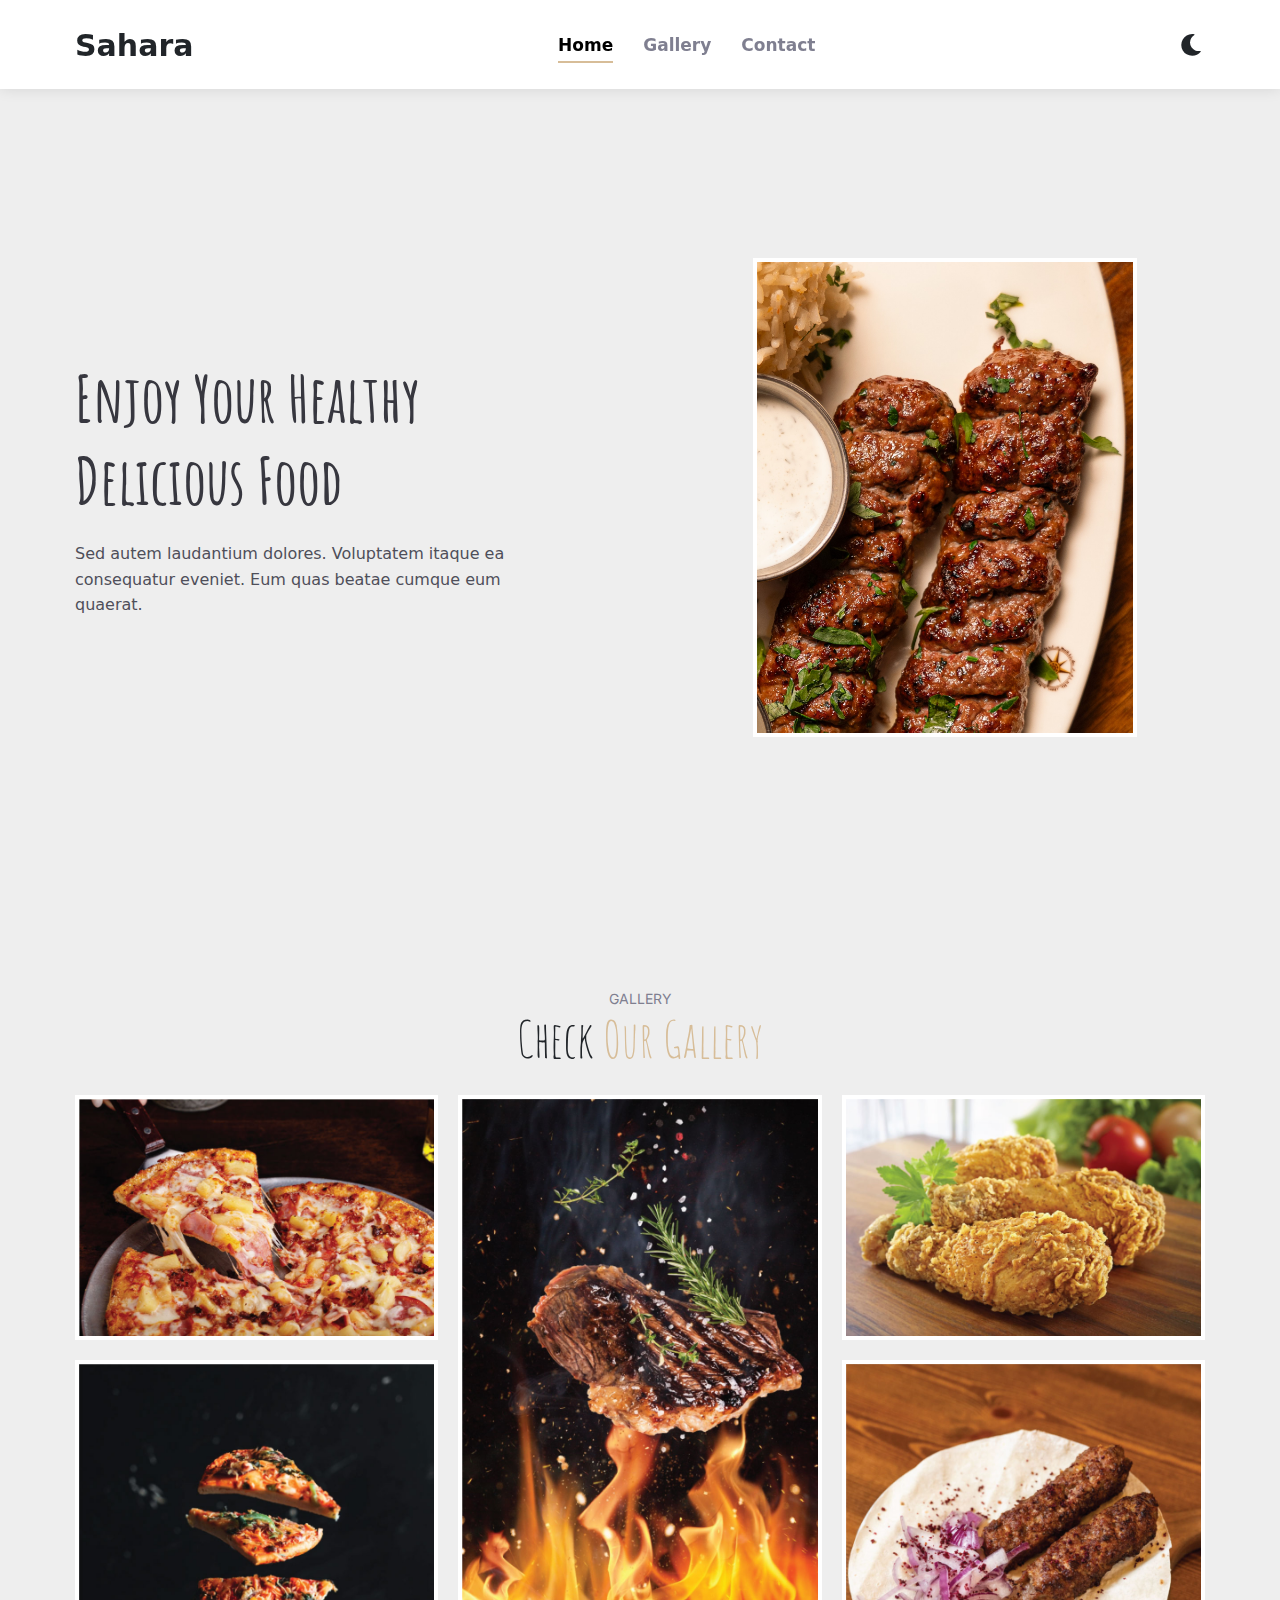
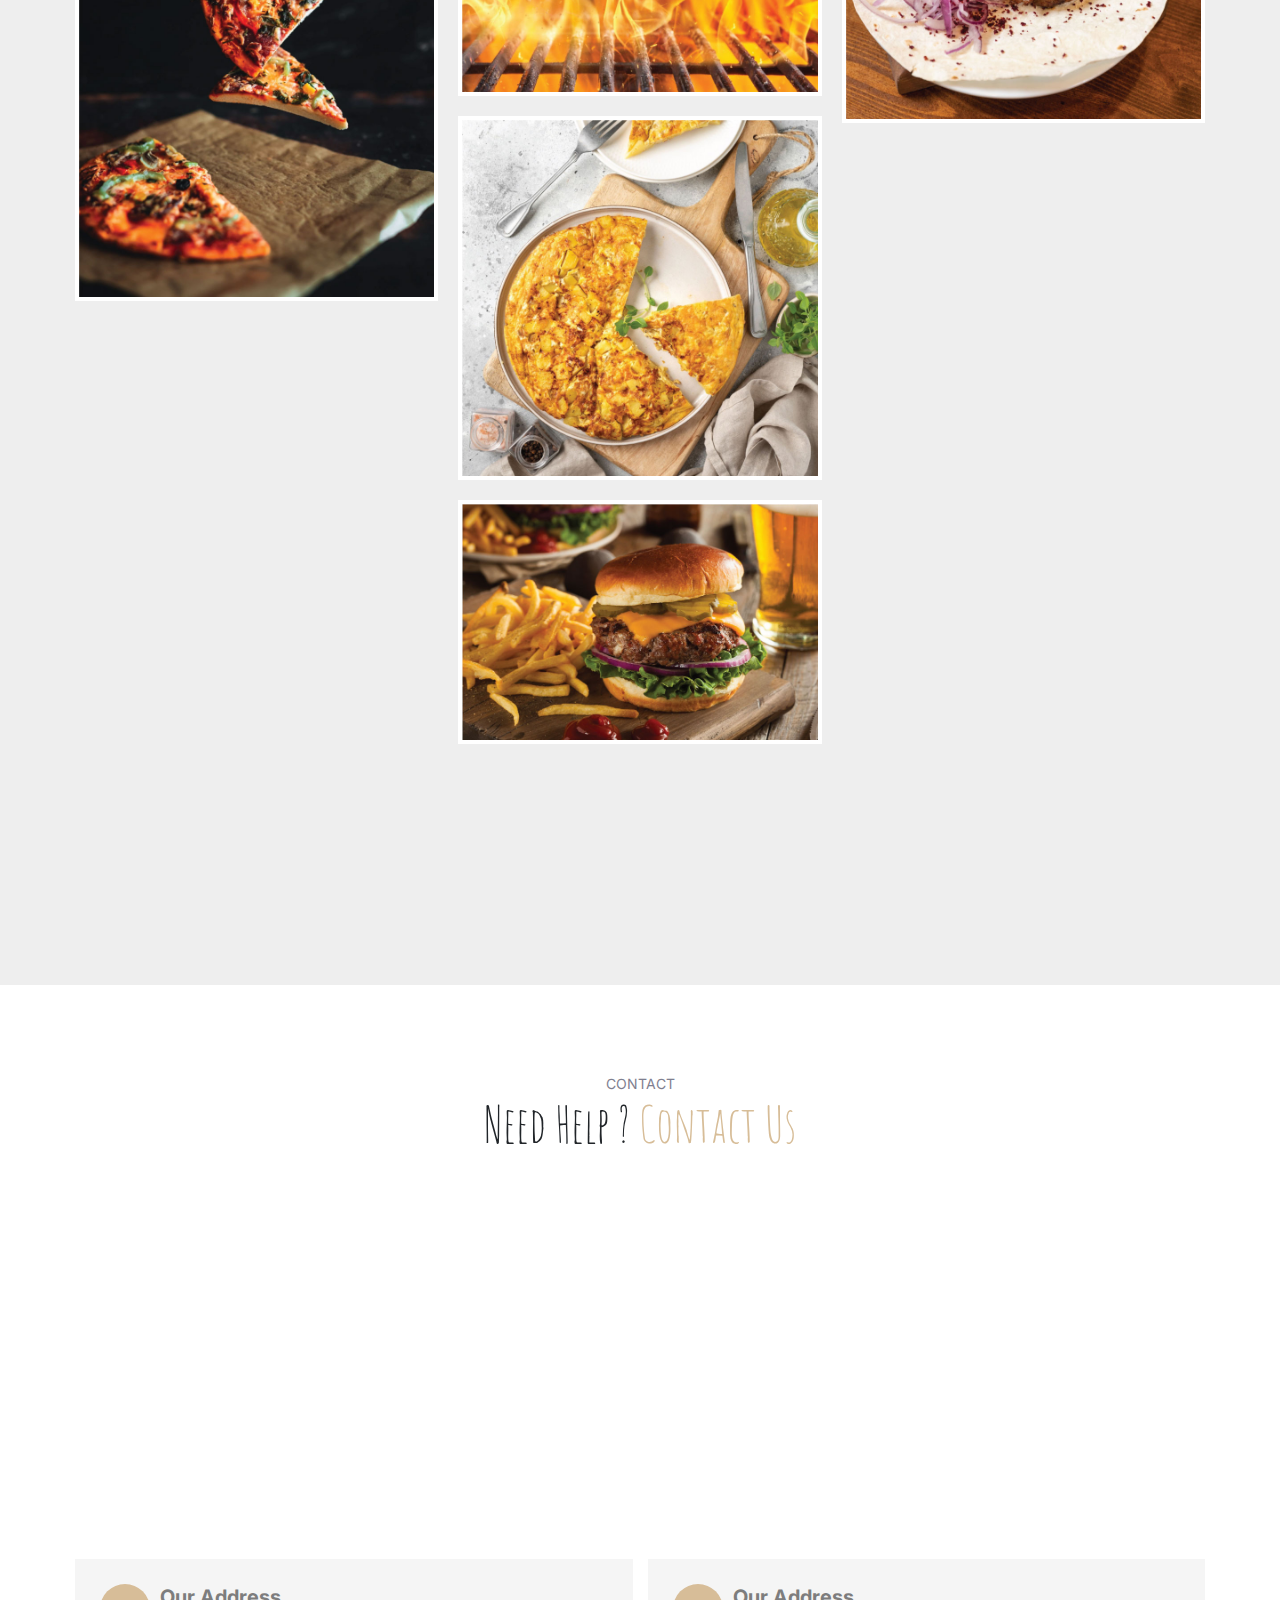
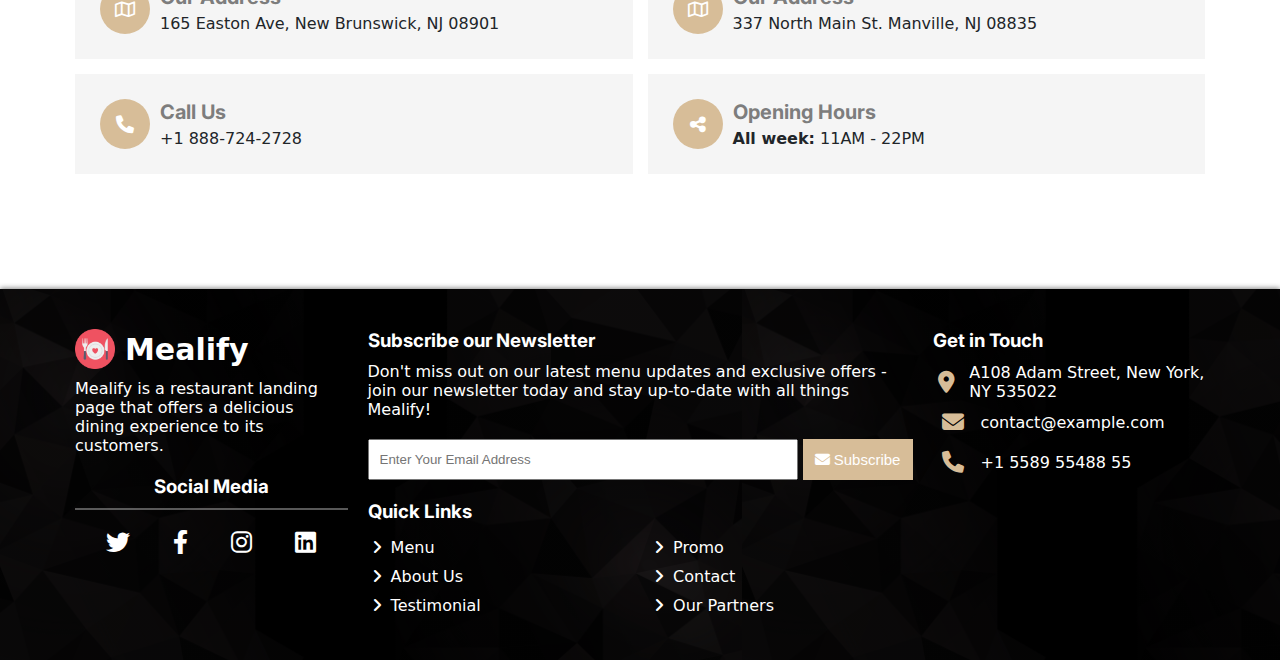
<file: index.html>
<!DOCTYPE html>
<html lang="en">
  <head>
    <meta charset="UTF-8" />
    <title>Mealify</title>
    <meta name="viewport" content="width=device-width, initial-scale=1.0" />
    <meta
      name="description"
      content="Mealify is a restaurant landing page that offers a delicious dining experience to its customers. Our menu is carefully crafted to satisfy diverse tastes and preferences, ranging from traditional to modern dishes."
    />
    <meta name="author" content="Usama Ali" />
    <!--!=====> favicon -->
    <link rel="icon" href="./assets/img/favicon.png" />
    <!--&=====> Google Fonts -->
    <link rel="preconnect" href="https://fonts.googleapis.com" />
    <link rel="preconnect" href="https://fonts.gstatic.com" crossorigin />
    <link
      href="https://fonts.googleapis.com/css2?family=Amatic+SC:wght@400;700&family=Inter:wght@300;400;500;600;700;800&display=swap"
      rel="stylesheet"
    />
    <!--?=====> Font Awesome Library Icons -->
    <link rel="stylesheet" href="./assets/css/all.min.css" />
    <!--?=====> Main Stylesheet -->
    <link rel="stylesheet" href="./assets/css/main.css" />
    <!--?=====> Dark Mode Stylesheet -->
    <link rel="stylesheet" href="./assets/css/dark-mode.css" />
    <!--?=====> Animation Stylesheet -->
    <link rel="stylesheet" href="./assets/css/animations.css" />
    <!--?=====> Media Quries -->
    <link rel="stylesheet" href="./assets/css/media.css" />
  </head>
  <body>
    <!--^==========> Navbar -->
    <nav>
      <div class="container">
        <h1>
          <a href="index.html" class="logo">Sahara</a>
        </h1>
        <ul class="nav-links" id="navLinks">
          <a href="#home" class="close-icon">
            <i class="fa-solid fa-xmark"></i>
          </a>
          <li>
            <a href="#home">Home</a>
          </li>
          <li>
            <a href="#gallery">Gallery</a>
          </li>
          <li>
            <a href="#contact">Contact</a>
          </li>
        </ul>

        <div class="mode-group">
          <label for="mode" class="dark">
            <i class="fa-solid fa-moon"></i>
          </label>
          <label for="mode" class="light">
            <i class="fa-regular fa-sun"></i
          ></label>
          <input type="checkbox" id="mode" class="mode" hidden aria-hidden />
        </div>

        <a href="#navLinks" class="menu-icon"
          ><i class="fa-solid fa-bars"></i
        ></a>
      </div>
    </nav>

    <!--^==========> Header -->

    <header id="home" class="home section-bg">
      <div class="container">
        <div class="header-content">
          <h2>
            Enjoy Your Healthy <br />
            Delicious Food
          </h2>
          <p>
            Sed autem laudantium dolores. Voluptatem itaque ea consequatur
            eveniet. Eum quas beatae cumque eum quaerat.
          </p>
          
        </div>
        <picture>
          <img
            src="./assets/img//gallery/adana-kebab.jpg"
            alt="A black dish filled with a colorful assortment of fresh vegetables and bread."
          />
        </picture>
      </div>
    </header>
        <!--^==========> Gallery -->
    <section id="gallery" class="gallery section-bg">
      <div class="container">
        <div class="main-title">
          <h2>gallery</h2>
          <p>Check <span> Our Gallery </span></p>
        </div>
        <div class="gallery-photos">
          <picture class="pizza">
            <img
              src="./assets/img/gallery/meal-1.jpg"
              alt="Hawaiian pizza with ham and pineapple"
            />
            <div class="layer">
              <h2 class="meal-name">Pizza</h2>
              <p>Hawaiian pizza with ham and pineapple</p>
            </div>
          </picture>
          <picture class="pizza-slices">
            <img
              src="./assets/img/gallery/meal-4.jpg"
              alt="Levitation pizza on black background."
            />
            <div class="layer">
              <h2 class="meal-name">Levitation pizza</h2>
              <p>Levitation pizza on black background.</p>
            </div>
          </picture>
          <picture class="steak">
            <img
              src="./assets/img/gallery/meal-2.jpg"
              alt="Tasty beef steaks flying above cast iron grate with fire flames."
            />
            <div class="layer">
              <h2 class="meal-name">Beef steaks</h2>
              <p>
                Tasty beef steaks flying above cast iron grate with fire flames.
              </p>
            </div>
          </picture>
          <picture class="omelette">
            <img
              src="./assets/img/gallery/meal-7.jpg"
              alt="Frittata or potato pie in a ceramic plate on a light culinary background. Traditional Italian delicious homemade egg dish on the kitchen table. Top view"
            />
            <div class="layer">
              <h2 class="meal-name">Frittata</h2>
              <p>Frittata or potato pie in a ceramic plate</p>
            </div>
          </picture>
          <picture class="burger">
            <img
              src="./assets/img/gallery/meal-3.jpg"
              alt="grass fed bison hamburger with chips & beer"
            />
            <div class="layer">
              <h2 class="meal-name">Burger</h2>
              <p>grass fed bison hamburger with chips & beer</p>
            </div>
          </picture>
          <picture class="fried">
            <img src="./assets/img/gallery/meal-5.jpg" alt="chicken legs" />
            <div class="layer">
              <h2 class="meal-name">Crispy Fried Chicken</h2>
              <p>
                Golden brown chicken legs with a crunchy coating and juicy meat
              </p>
            </div>
          </picture>
          <picture class="kofta">
            <img src="./assets/img/gallery/meal-6.jpg" alt="Lyulya kebab" />
            <div class="layer">
              <h2 class="meal-name">Lyulya kebab</h2>
              <p>
                Tender and juicy skewers of ground lamb or beef, flavored with
                aromatic spices and herbs
              </p>
            </div>
          </picture>
          
        </div>
      </div>
    </section>
    

    <!--^==========> Contact -->
    <section id="contact" class="contact">
      <div class="container">
        <div class="main-title">
          <h2>CONTACT</h2>
          <p>Need Help ? <span> Contact Us </span></p>
        </div>
        <iframe
          src="https://www.bing.com/maps?&ty=18&q=Sahara%20Restaurant&ss=ypid.YN873x119073372&mb=40.506042~-74.460053~40.494114~-74.448209&description=165%20Easton%20Ave%2C%20New%20Brunswick%2C%20NJ%2008901&cardbg=%23F98745&dt=1750010400000&tt=Sahara%20Restaurant&tsts0=%2526ty%253D18%2526q%253DSahara%252520Restaurant%2526ss%253Dypid.YN873x119073372%2526mb%253D40.506042~-74.460053~40.494114~-74.448209%2526description%253D165%252520Easton%252520Ave%25252C%252520New%252520Brunswick%25252C%252520NJ%25252008901%2526cardbg%253D%252523F98745%2526dt%253D1750010400000&tstt0=Sahara%20Restaurant&cp=40.500078~-74.464602&lvl=16&pi=0&ftst=0&ftics=False&v=2&sV=2&form=S00027"
          style="border: 0"
          allowfullscreen=""
          loading="lazy"
          referrerpolicy="no-referrer-when-downgrade"
        ></iframe>
        <div class="details">
          <div class="address">
            <div class="icon">
              <i class="fa-regular fa-map"></i>
            </div>
            <div class="address-content">
              <h3>Our Address</h3>
              <p>165 Easton Ave, New Brunswick, NJ 08901</p>
            </div>
          </div>
          <div class="address">
            <div class="icon">
              <i class="fa-regular fa-map"></i>
            </div>
            <div class="address-content">
              <h3>Our Address</h3>
              <p>337 North Main St. Manville, NJ 08835</p>
            </div>
          </div>

          <div class="phone">
            <div class="icon">
              <i class="fa-solid fa-phone"></i>
            </div>
            <div class="phone-content">
              <h3>Call Us</h3>
              <a href="tel:+1 888-724-2728">+1 888-724-2728 </a>
            </div>
          </div>
          <div class="opening-hours">
            <div class="icon">
              <i class="fa-solid fa-share-nodes"></i>
            </div>
            <div class="opening-content">
              <h3>Opening Hours</h3>
              <p>
                <strong>All week:</strong> 11AM - 22PM
              </p>
            </div>
          </div>
        </div>
        
      </div>
    </section>

    <!--^==========> Footer -->
    <footer>
      <div class="container">
        <div class="about">
          <div>
            <img src="./assets/img/favicon.png" alt="Mealify Logo" />
            <h2 class="logo">Mealify</h2>
          </div>
          <p>
            Mealify is a restaurant landing page that offers a delicious dining
            experience to its customers.
          </p>
          <h3>Social Media</h3>
          <ul class="social-links">
            <li>
              <a href="https://twitter.com" target="_blank">
                <i class="fa-brands fa-twitter"></i>
              </a>
            </li>
            <li>
              <a href="https://facebook.com" target="_blank">
                <i class="fa-brands fa-facebook-f"></i>
              </a>
            </li>
            <li>
              <a href="https://instagram.com" target="_blank">
                <i class="fa-brands fa-instagram"></i>
              </a>
            </li>
            <li>
              <a href="https://linkedin.com" target="_blank">
                <i class="fa-brands fa-linkedin"></i>
              </a>
            </li>
          </ul>
        </div>
        <div class="subscription">
          <div class="subscription-box">
            <h3>Subscribe our Newsletter</h3>
            <p>
              Don't miss out on our latest menu updates and exclusive offers -
              join our newsletter today and stay up-to-date with all things
              Mealify!
            </p>
            <div class="sunscription-group">
              <input type="email" placeholder="Enter Your Email Address" />
              <button class="btn btn-main">
                <i class="fa-solid fa-envelope"></i> Subscribe
              </button>
            </div>
          </div>
          <div class="quick-links">
            <h3>Quick Links</h3>
            <ul>
              <li>
                <a href="">Menu</a>
              </li>
              <li>
                <a href="">Promo</a>
              </li>
              <li>
                <a href="">About Us</a>
              </li>
              <li>
                <a href="">Contact</a>
              </li>
              <li>
                <a href="">Testimonial</a>
              </li>
              <li>
                <a href="">Our Partners</a>
              </li>
            </ul>
          </div>
        </div>
        <div class="contact-details">
          <h3>Get in Touch</h3>
          <ul>
            <li>
              <i class="fa-solid fa-location-dot"></i>
              <span>A108 Adam Street, New York, NY 535022 </span>
            </li>
            <li>
              <i class="fa-solid fa-envelope"></i>
              <a href="mailto:contact@example.com">contact@example.com</a>
            </li>
            <li>
              <i class="fa-solid fa-phone"></i>
              <a href="tel:+1 5589 55488 55">+1 5589 55488 55</a>
            </li>
          </ul>
        </div>
      </div>
    </footer>
  </body>
</html>
</file>
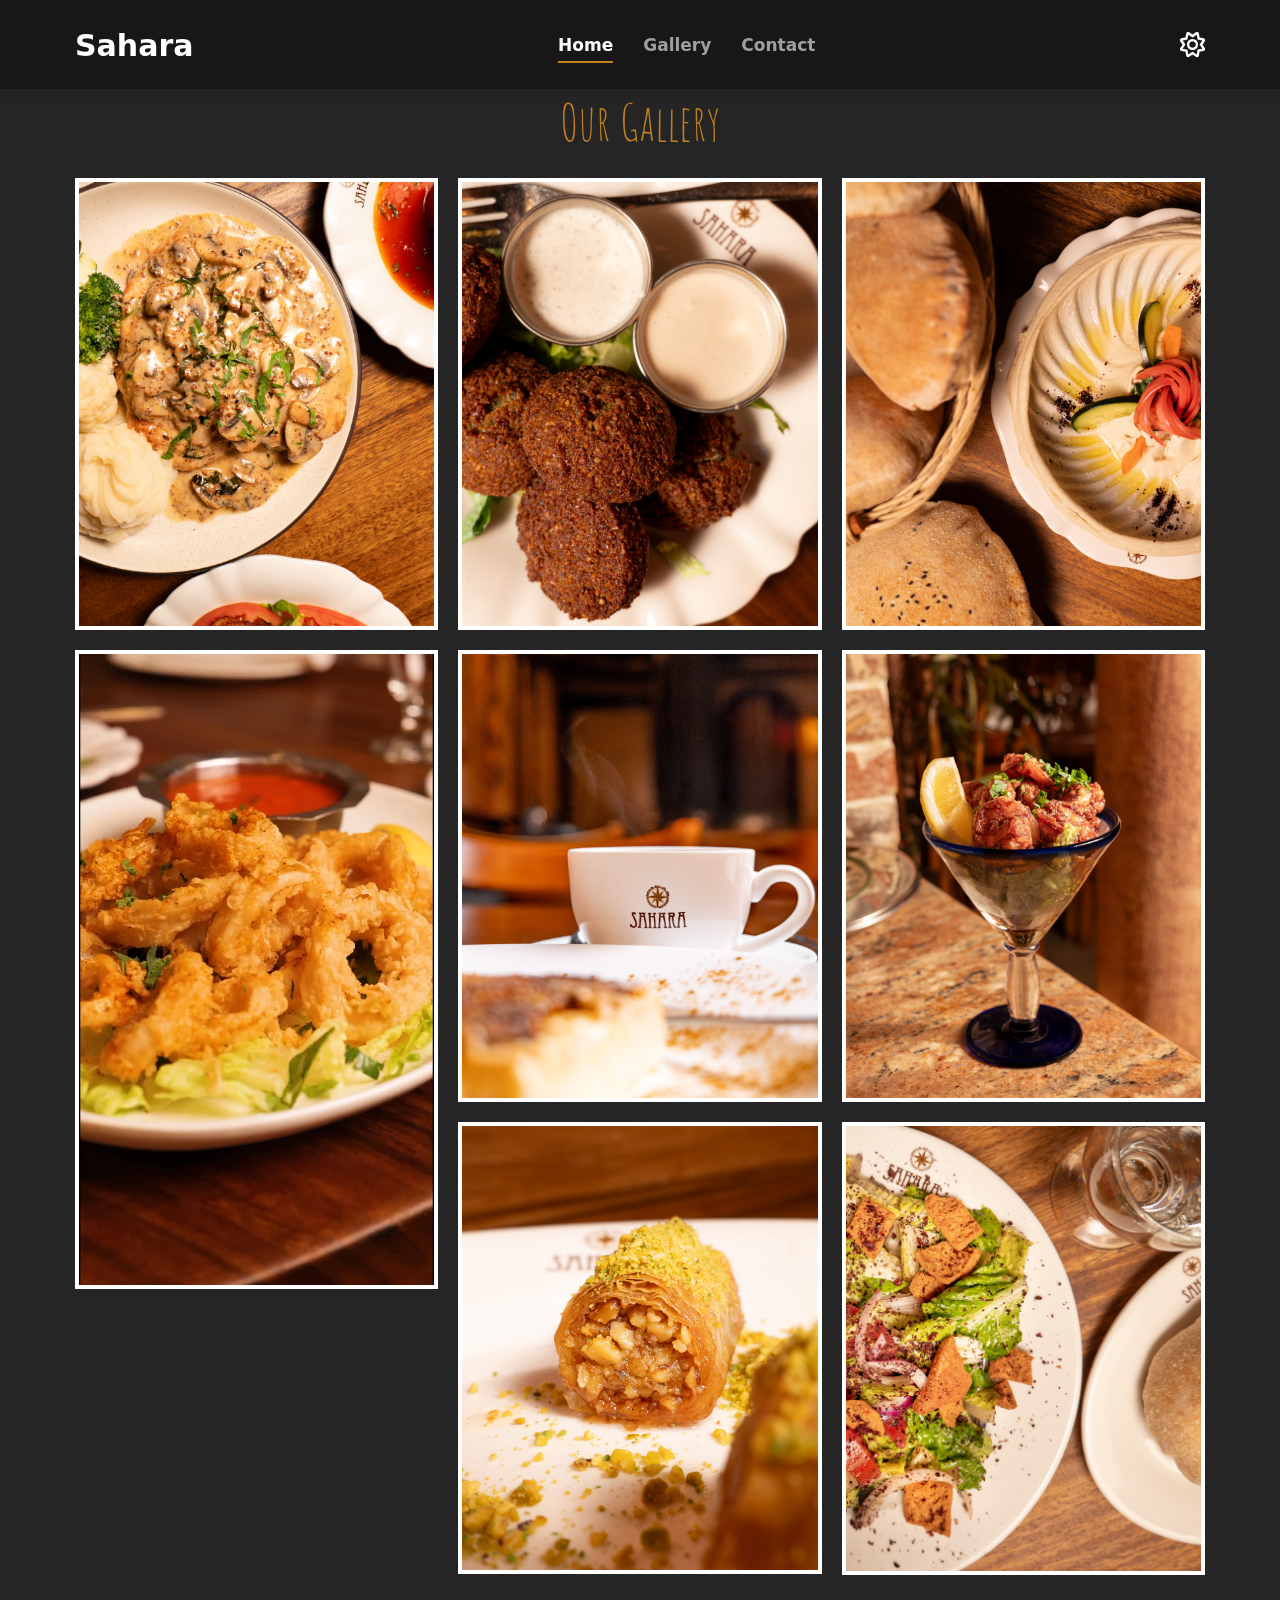
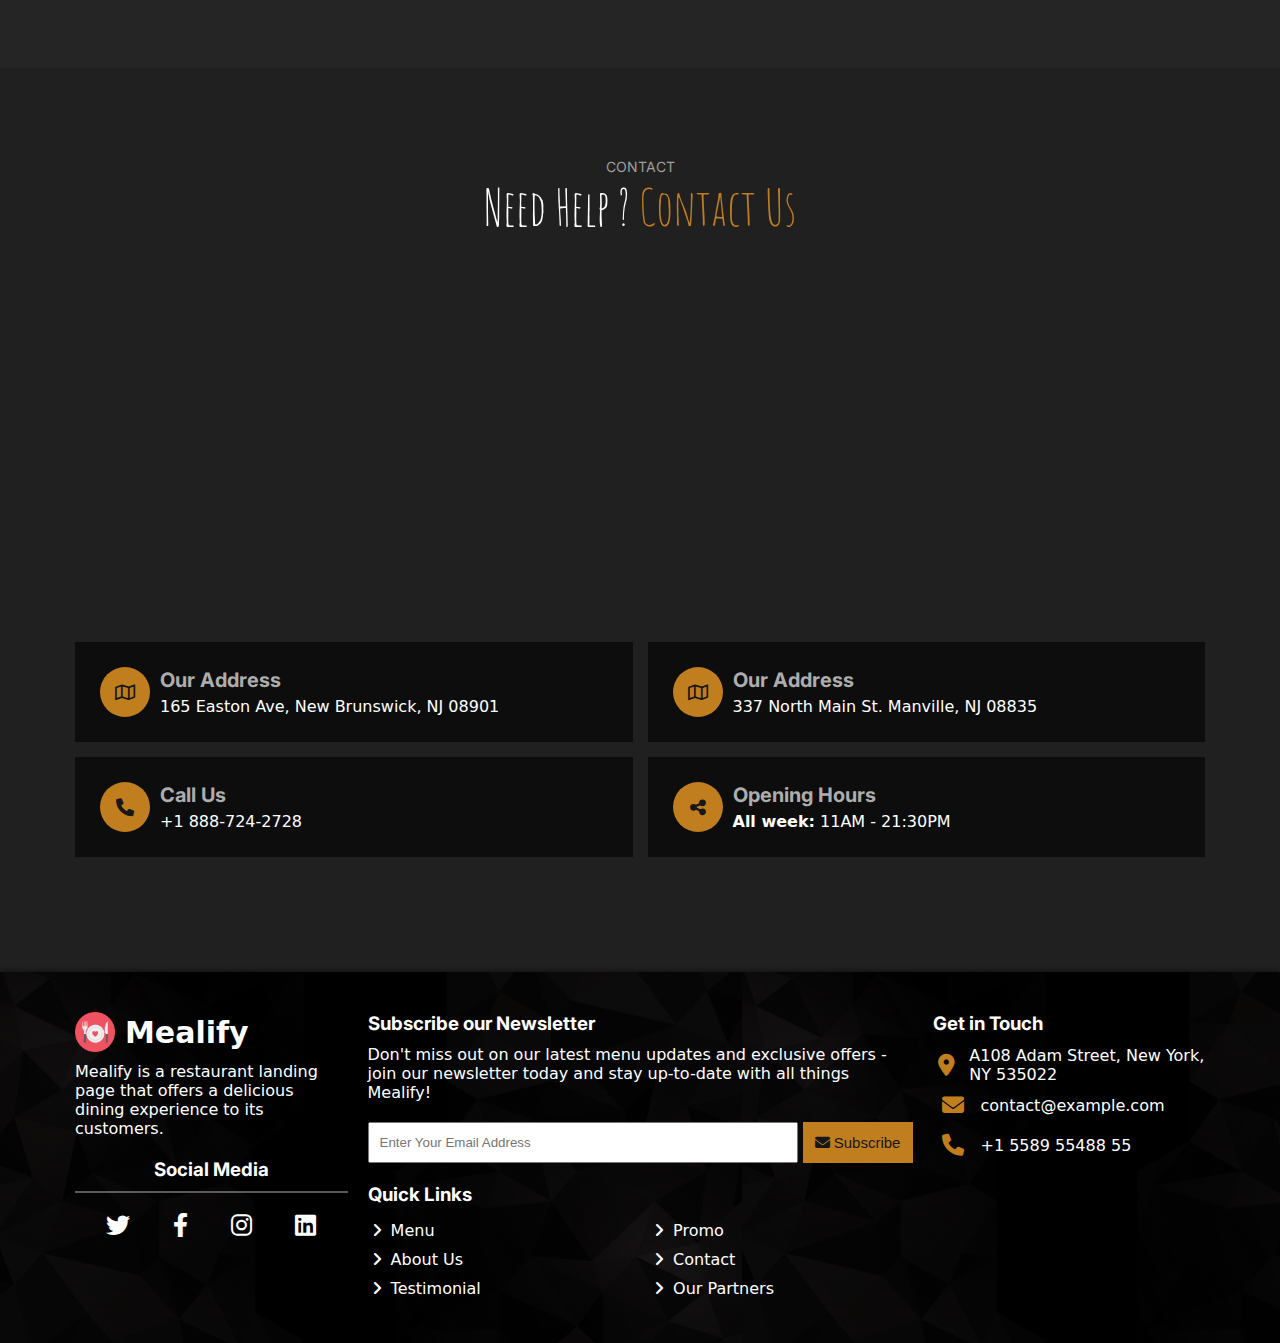
<file: gallery.html>
<!DOCTYPE html>


<html lang="en">
  <head>
    <meta charset="UTF-8" />
    <title>Mealify</title>
    <meta name="viewport" content="width=device-width, initial-scale=1.0" />
    <meta
      name="description"
      content="Mealify is a restaurant landing page that offers a delicious dining experience to its customers. Our menu is carefully crafted to satisfy diverse tastes and preferences, ranging from traditional to modern dishes."
    />
    <meta name="author" content="Usama Ali" />
    <!--!=====> favicon -->
    <link rel="icon" href="./assets/img/favicon.png" />
    <!--&=====> Google Fonts -->
    <link rel="preconnect" href="https://fonts.googleapis.com" />
    <link rel="preconnect" href="https://fonts.gstatic.com" crossorigin />
    <link
      href="https://fonts.googleapis.com/css2?family=Amatic+SC:wght@400;700&family=Inter:wght@300;400;500;600;700;800&display=swap"
      rel="stylesheet"
    />
    <!--?=====> Font Awesome Library Icons -->
    <link rel="stylesheet" href="./assets/css/all.min.css" />
    <!--?=====> Main Stylesheet -->
    <link rel="stylesheet" href="./assets/css/main.css" />
    <!--?=====> Dark Mode Stylesheet -->
    <link rel="stylesheet" href="./assets/css/dark-mode.css" />
    <!--?=====> Animation Stylesheet -->
    <link rel="stylesheet" href="./assets/css/animations.css" />
    <!--?=====> Media Quries -->
    <link rel="stylesheet" href="./assets/css/media.css" />
  </head>
  <body>
    <!--^==========> Navbar -->
    <nav>
      <div class="container">
        <h1>
          <a href="index.html" class="logo">Sahara</a>
        </h1>
        <ul class="nav-links" id="navLinks">
          <a href="#home" class="close-icon">
            <i class="fa-solid fa-xmark"></i>
          </a>
          <li>
            <a href="#home">Home</a>
          </li>
          <li>
            <a href="#gallery">Gallery</a>
          </li>
          <li>
            <a href="#contact">Contact</a>
          </li>
        </ul>

        <div class="mode-group">
          <label for="mode" class="dark">
            <i class="fa-solid fa-moon"></i>
          </label>
          <label for="mode" class="light">
            <i class="fa-regular fa-sun"></i
          ></label>
          <input type="checkbox" id="mode" class="mode" hidden checked />
        </div>

        <a href="#navLinks" class="menu-icon"
          ><i class="fa-solid fa-bars"></i
        ></a>
      </div>
    </nav>

    <!--^==========> Header -->

    
        <!--^==========> Gallery -->
    <section id="gallery" class="gallery section-bg">
      <div class="container">
        <div class="main-title">
          <a href="gallery.html" style="text-decoration: none; color: inherit;">
          <p> <span> Our Gallery </span></p>
          </a>
        </div>
        <div class="gallery-photos">
          <picture class="pizza-slices">
            <img
              src="./assets/img/gallery/pyramid-chicken.jpg"
              alt="Levitation pizza on black background."
            />
            <div class="layer">
              <h2 class="meal-name">Pyramid Chicken</h2>
              <p>Grilled chicken with herbs served over a bed of rice and vegetables</p>
            </div>
          </picture>
          <picture class="pizza">
            <img
              src="./assets/img/gallery/calamari-closeup.jpg"
              alt="Hawaiian pizza with ham and pineapple"
            />
            <div class="layer">
              <h2 class="meal-name">Calamari</h2>
              <p>Lightly breaded and fried calamari rings served with lemon and aioli.</p>
            </div>
          </picture>
          
          <picture class="steak">
            <img
              src="./assets/img/gallery/falafel-appetizer.jpg"
              alt="Tasty beef steaks flying above cast iron grate with fire flames."
            />
            <div class="layer">
              <h2 class="meal-name">Beef steaks</h2>
              <p>
                Tasty beef steaks flying above cast iron grate with fire flames.
              </p>
            </div>
          </picture>
          <picture class="omelette">
            <img
              src="./assets/img/gallery/coffe.jpg"
              alt="Frittata or potato pie in a ceramic plate on a light culinary background. Traditional Italian delicious homemade egg dish on the kitchen table. Top view"
            />
            <div class="layer">
              <h2 class="meal-name">Frittata</h2>
              <p>Frittata or potato pie in a ceramic plate</p>
            </div>
          </picture>
          <picture class="burger">
            <img
              src="./assets/img/gallery/baklava.jpg"
              alt="grass fed bison hamburger with chips & beer"
            />
            <div class="layer">
              <h2 class="meal-name">Burger</h2>
              <p>grass fed bison hamburger with chips & beer</p>
            </div>
          </picture>
          <picture class="fried">
            <img src="./assets/img/gallery/hummus-with-pita.jpg" alt="chicken legs" />
            <div class="layer">
              <h2 class="meal-name">Crispy Fried Chicken</h2>
              <p>
                Golden brown chicken legs with a crunchy coating and juicy meat
              </p>
            </div>
          </picture>
          <picture class="kofta">
            <img src="./assets/img/gallery/fried-eggplant-appetizer.jpg" alt="Lyulya kebab" />
            <div class="layer">
              <h2 class="meal-name">Lyulya kebab</h2>
              <p>
                Tender and juicy skewers of ground lamb or beef, flavored with
                aromatic spices and herbs
              </p>
            </div>
          </picture>   
           <picture class="kofta">
            <img src="./assets/img/gallery/fattoush-salad.jpg" alt="Lyulya kebab" />
            <div class="layer">
              <h2 class="meal-name">Lyulya kebab</h2>
              <p>
                Tender and juicy skewers of ground lamb or beef, flavored with
                aromatic spices and herbs
              </p>
            </div>
          </picture>       
        </div>
      </div>
    </section>
    

    <!--^==========> Contact -->
    <section id="contact" class="contact">
      <div class="container">
        <div class="main-title">
          <h2>CONTACT</h2>
          <p>Need Help ? <span> Contact Us </span></p>
        </div>
        <iframe
        src="https://www.google.com/maps/embed?pb=!1m18!1m12!1m3!1d3033.8785726506208!2d-74.4541453!3d40.5000681!2m3!1f0!2f0!3f0!3m2!1i1024!2i768!4f13.1!3m3!1m2!1s0x89c3c6ff3e35125b%3A0xc9ebce3f3d21e043!2sSahara%20Restaurant!5e0!3m2!1sen!2sjo!4v1750009249252!5m2!1sen!2sjo"
        width="50%" height="300" style="border:0;" loading="lazy">
      </iframe>


      <iframe
        src="https://www.google.com/maps/embed?pb=!1m18!1m12!1m3!1d3031.6821423733963!2d-74.5866667!3d40.5486111!2m3!1f0!2f0!3f0!3m2!1i1024!2i768!4f13.1!3m3!1m2!1s0x89c3c01b900845c7%3A0x99d5232229e36a24!2sSahara%20Restaurant!5e0!3m2!1sen!2sjo!4v1750009325402!5m2!1sen!2sjo" width="50%" height="300" style="border:0;" loading="lazy">
      </iframe>

        <div class="details">

          <div class="address">
            <div class="icon">
              <i class="fa-regular fa-map"></i>
            </div>
            <div class="address-content">
              <h3>Our Address</h3>
              <p>165 Easton Ave, New Brunswick, NJ 08901</p>
            </div>
          </div>

          <div class="address">
            <div class="icon">
              <i class="fa-regular fa-map"></i>
            </div>
            <div class="address-content">
              <h3>Our Address</h3>
              <p>337 North Main St. Manville, NJ 08835</p>
            </div>
          </div>

          <div class="phone">
            <div class="icon">
              <i class="fa-solid fa-phone"></i>
            </div>
            <div class="phone-content">
              <h3>Call Us</h3>
              <a href="tel:+1 888-724-2728">+1 888-724-2728 </a>
            </div>
          </div>
          <div class="opening-hours">
            <div class="icon">
              <i class="fa-solid fa-share-nodes"></i>
            </div>
            <div class="opening-content">
              <h3>Opening Hours</h3>
              <p>
                <strong>All week:</strong> 11AM - 21:30PM
              </p>
            </div>
          </div>
        </div>
        
      </div>
    </section>

    <!--^==========> Footer -->
    <footer>
      <div class="container">
        <div class="about">
          <div>
            <img src="./assets/img/favicon.png" alt="Mealify Logo" />
            <h2 class="logo">Mealify</h2>
          </div>
          <p>
            Mealify is a restaurant landing page that offers a delicious dining
            experience to its customers.
          </p>
          <h3>Social Media</h3>
          <ul class="social-links">
            <li>
              <a href="https://twitter.com" target="_blank">
                <i class="fa-brands fa-twitter"></i>
              </a>
            </li>
            <li>
              <a href="https://facebook.com" target="_blank">
                <i class="fa-brands fa-facebook-f"></i>
              </a>
            </li>
            <li>
              <a href="https://instagram.com" target="_blank">
                <i class="fa-brands fa-instagram"></i>
              </a>
            </li>
            <li>
              <a href="https://linkedin.com" target="_blank">
                <i class="fa-brands fa-linkedin"></i>
              </a>
            </li>
          </ul>
        </div>
        <div class="subscription">
          <div class="subscription-box">
            <h3>Subscribe our Newsletter</h3>
            <p>
              Don't miss out on our latest menu updates and exclusive offers -
              join our newsletter today and stay up-to-date with all things
              Mealify!
            </p>
            <div class="sunscription-group">
              <input type="email" placeholder="Enter Your Email Address" />
              <button class="btn btn-main">
                <i class="fa-solid fa-envelope"></i> Subscribe
              </button>
            </div>
          </div>
          <div class="quick-links">
            <h3>Quick Links</h3>
            <ul>
              <li>
                <a href="">Menu</a>
              </li>
              <li>
                <a href="">Promo</a>
              </li>
              <li>
                <a href="">About Us</a>
              </li>
              <li>
                <a href="">Contact</a>
              </li>
              <li>
                <a href="">Testimonial</a>
              </li>
              <li>
                <a href="">Our Partners</a>
              </li>
            </ul>
          </div>
        </div>
        <div class="contact-details">
          <h3>Get in Touch</h3>
          <ul>
            <li>
              <i class="fa-solid fa-location-dot"></i>
              <span>A108 Adam Street, New York, NY 535022 </span>
            </li>
            <li>
              <i class="fa-solid fa-envelope"></i>
              <a href="mailto:contact@example.com">contact@example.com</a>
            </li>
            <li>
              <i class="fa-solid fa-phone"></i>
              <a href="tel:+1 5589 55488 55">+1 5589 55488 55</a>
            </li>
          </ul>
        </div>
      </div>
    </footer>
  </body>
</html>
</file>
<file: assets/css/main.css>
/*^============> Variables <============*/
:root {
  /* ? ######## Colors */
  --color-default: #212529;
  --primary-hue: 35;
  --primary-saturation: 44%;
  --primary-lightness: 72%;
  --color-primary: hsl(
    var(--primary-hue),
    var(--primary-saturation),
    var(--primary-lightness)
  );
  --color-secondary: #37373f;
  --color-tertiary: #7f7f90;
  --light-hue: 0;
  --light-saturation: 0%;
  --light-lightness: 100%;
  --color-light: hsl(
    var(--light-hue),
    var(--light-saturation),
    var(--light-lightness)
  );
  --color-light-grey: #eee;
  /* ? ######## Fonts */
  --font-default: "Open Sans", system-ui, -apple-system, "Segoe UI", Roboto,
    "Helvetica Neue", Arial, "Noto Sans", "Liberation Sans", sans-serif,
    "Apple Color Emoji", "Segoe UI Emoji", "Segoe UI Symbol", "Noto Color Emoji";
  --font-primary: "Amatic SC", sans-serif;
  --font-secondary: "Inter", sans-serif;
  /* ? ######## Animation options */
  --animation-duration: 400ms;
}

/*^============> Mode <============*/
.mode-group i {
  cursor: pointer;
  font-size: 25px;
}

.mode-group .light {
  display: none;
}
/*^============> General <============*/

*,
*::before,
*::after {
  padding: 0;
  margin: 0;
  box-sizing: inherit;
}

html {
  scroll-behavior: smooth;
  scroll-padding-top: 90px;
  box-sizing: border-box;
}

body {
  font-family: var(--font-default);
  color: var(--color-default);
  overflow-x: hidden !important;
}

a {
  color: inherit;
  text-decoration: none;
}

a:hover {
  text-decoration: none;
}

a,
span {
  display: inline-block;
}

picture,
img {
  display: block;
}

h1,
h2,
h3,
h4,
h5,
h6 {
  font-family: var(--font-secondary);
}

ul {
  list-style-type: none;
}

header,
section {
  display: flow-root;
}

.btn {
  --background-color: transparent;
  --color: var(--color-light);
  --padding: 0.3125rem 0.75rem;
  --border-width: 0.125rem;
  --border-color: transparent;
  --border-radius: 1rem;
  --hover-bg-color: transparent;
  --hover-color: transparent;
  --font-size: 1rem;

  padding: var(--padding);
  border: var(--border-width) solid var(--border-color);
  border-radius: var(--border-radius);
  background-color: var(--background-color);
  color: var(--color);
  font-size: var(--font-size);
  cursor: pointer;
  transition: background-color var(--animation-duration),
    color var(--animation-duration);
}

.btn:hover {
  background-color: var(--hover-bg-color);
  color: var(--hover-color);
}

/*^========> Customize Scrollbar <========*/
::-webkit-scrollbar {
  width: 12px;
  background-color: #fff;
  border-left: 2px solid #eee;
  box-shadow: 0px 0px 21px 0px #0003 inset;
}
::-webkit-scrollbar-thumb {
  background-color: #000;
  box-shadow: 0px 0px 10px 0px #eeeeee8c inset;
  border-radius: 100vh;
}

/*^========> Customize Selection Styles <========*/
::selection {
  background-color: hsl(
    var(--primary-hue),
    var(--primary-saturation),
    var(--primary-lightness),
    0.7
  );
  opacity: 0.2;
  color: var(--color-light);
}
/*^========> Container <========*/
.container {
  --padding: 2.5rem 0.3125rem;
  --margin-top: 0;
  --margin-bottom: 0;
  margin-inline: auto;
  margin-top: var(--margin-top);
  margin-bottom: var(--margin-bottom);
  width: 100%;
  padding: var(--padding);
}

:is(header) .container {
  --margin-top: 5.9375rem;
}

:is(section) .container {
  --margin-top: 3.125rem;
  --margin-bottom: 3.125rem;
}
/*^============> Reusable Classes <============*/

.section-bg {
  background-color: var(--color-light-grey);
}

.btn-main {
  --background-color: var(--color-primary);
  --hover-bg-color: hsl(
    var(--primary-hue),
    var(--primary-saturation),
    calc(var(--primary-lightness) + 5%)
  );
  --hover-color: var(--color-light);
  --padding: 0.375rem 1.125rem;
  --font-size: 0.9375rem;
  --border-radius: 100vh;
}

.main-title {
  text-align: center;
  margin-bottom: 1.5625rem;
}

.main-title h2 {
  color: var(--color-tertiary);
  font-weight: 400;
  font-size: 0.875rem;
  text-transform: uppercase;
}

.main-title p {
  font-size: 3.125rem;
  font-family: var(--font-primary);
}

.main-title span {
  color: var(--color-primary);
}
/*?============> Navbar <============*/
nav {
  background-color: var(--color-light);
  position: fixed;
  width: 100%;
  z-index: 9999;
  box-shadow: 0px 0px 14px 0px #0000001b;
}

nav .container {
  --padding: 1.5625rem 0.3125rem;
  display: flex;
  align-items: center;
  justify-content: space-between;
  flex-wrap: wrap;
}

.logo {
  font-size: 30px;
  font-family: var(--font-default);
}


nav .nav-links {
  --inline-gap: 0.9375rem;
  --block-gap: 0.3125rem;
  display: flex;
  font-size: 1.0625rem;
  color: var(--color-tertiary);
  font-weight: 600;
}

nav .nav-links .close-icon {
  display: none;
  width: fit-content;
  align-self: flex-end;
  font-size: 1.375rem;
}

nav:has(.nav-links:target) {
  height: 100%;
  background-color: hsl(
    var(--light-hue),
    var(--light-saturation),
    var(--light-lightness),
    0.7
  );
}

nav .nav-links:target {
  transform: translateX(0);
}

nav .nav-links a {
  padding: var(--block-gap) var(--inline-gap);
  position: relative;
  transition: color var(--animation-duration);
}

body:not(body:has(:target)) li a[href="#home"],
body:has(.home:target) li a[href="#home"],
body:has(.contact:target) li a[href="#contact"],
body:has(.gallery:target) li a[href="#gallery"],
body:has(.chefs:target) li a[href="#chefs"] {
  color: #000;
}

body:not(body:has(:target)) li a[href="#home"]::before,
body:has(.home:target) li a[href="#home"]::before,
body:has(.contact:target) li a[href="#contact"]::before,
body:has(.gallery:target) li a[href="#gallery"]::before,
body:has(.chefs:target) li a[href="#chefs"]::before {
  width: calc(100% - (var(--inline-gap) * 2));
}

nav .nav-links a::before {
  content: "";
  position: absolute;
  bottom: -3px;
  left: var(--inline-gap);
  width: 0px;
  height: 2px;
  background-color: var(--color-primary);
  transition: width var(--animation-duration);
}

nav .nav-links a:hover {
  color: #000;
}

nav .nav-links a:hover::before,
nav a.active::before {
  width: calc(100% - (var(--inline-gap) * 2));
}

nav .menu-icon {
  cursor: pointer;
  font-size: 1.5625rem;
  display: none;
}

/*?============> Header <============*/
header {
  display: flex;
  align-items: center;
  
}

header .container {
  display: flex;
  flex-wrap: wrap;
  justify-content: space-between;
  align-items: center;
}

header .container > * {
  width: 40%;
}

.header-content h2 {
  color: var(--color-secondary);
  font-family: var(--font-primary);
  font-size: 4.0625rem;
}

.header-content p {
  margin-block: 20px;
  line-height: 1.6;
  font-size: 1rem;
  color: #4f4f5a;
}

.header-content .btn-group {
  display: flex;
  align-items: center;
  gap: 2.5rem;
}

header .btn-main {
  --padding: 0.625rem 1.5625rem;
  --border-radius: 0px 100vh 100vh;
}

.header-content .video-btn {
  display: flex;
  align-items: center;
  font-weight: 600;
  transition: color var(--animation-duration);
}

.video-btn:hover {
  color: var(--color-primary);
}

.video-btn .icon {
  width: 3.4375rem;
  height: 3.4375rem;
  border-radius: 50%;
  background-image: linear-gradient(
    to right,
    var(--color-primary) 0 50%,
    transparent 50% 100%
  );
  display: flex;
  justify-content: center;
  align-items: center;
  font-size: 1rem;
  margin-right: 0.3125rem;
  position: relative;
}

.video-btn .icon::before {
  content: "";
  position: absolute;
  left: 50%;
  top: 50%;
  transform: translate(-50%, -50%);
  background-color: var(--color-light);
  width: 2.5rem;
  height: 2.5rem;
  border-radius: inherit;
}

.video-btn .icon i {
  z-index: 5;
}

header picture img {
  width: 85%;
  border: 4px solid #fff;
}
header picture img:hover {
  animation: shake 1s infinite;
}

/*?============> Chefs <============*/
.chefs-cards {
  --gap: 1.875rem;
  padding-block: 1.25rem;
  display: flex;
  flex-wrap: wrap;
  gap: var(--gap);
}

.chefs-cards .card {
  width: calc(calc(100% - var(--gap) * 2) / 3);
  background-color: var(--color-light);
  text-align: center;
  border-radius: 0.5rem;
  overflow: hidden;
  position: relative;
  transition: scale var(--animation-duration);
  box-shadow: 3px 3px 15px 0px rgba(0, 0, 0, 0.1);
}

.chefs-cards .card:hover {
  scale: 1.07;
}

.chefs-cards .card picture {
  width: 100%;
  position: relative;
}

.chefs-cards .card img {
  width: 100%;
}

.chefs-cards .card picture:before {
  content: "";
  position: absolute;
  bottom: -1px;
  left: 0;
  background-image: url("../img/team-shape.svg");
  background-repeat: repeat-x;
  width: 100%;
  height: 3.75rem;
}

.chefs-cards .card-content {
  padding: 1.5625rem;
  padding-top: 0.625rem;
}

.chefs-cards .card span {
  font-size: 0.875rem;
  color: var(--color-tertiary);
  margin-block: 0.3125rem 0.625rem;
}

.chefs-cards .card p {
  font-size: 0.9375rem;
  font-style: italic;
  color: var(--color-tertiary);
}

.chefs-cards .social-box {
  background-color: #ffffff4d;
  width: fit-content;
  padding: 0.625rem;
  border-radius: 0.3125rem;
  position: absolute;
  top: 1.875rem;
  right: -3.125rem;
  transition: right calc(var(--animation-duration) / 2);
}

.chefs-cards .card:hover .social-box {
  right: 0.625rem;
  transition: right var(--animation-duration) var(--animation-duration);
}

.chefs-cards .social-box i {
  font-size: 1.125rem;
  padding: 0.625rem 0.3125rem;
  color: #37373f66;
  transition: color var(--animation-duration);
}

.chefs-cards .social-box i:hover {
  color: #37373fe6;
}

/*?============> Gallery <============*/
.gallery-photos {
  --gap: 1.25rem;
  height: 72.8125rem;
  display: flex;
  flex-direction: column;
  flex-wrap: wrap;
  gap: 1.25rem;
}

.gallery-photos picture {
  width: calc(calc(100% - var(--gap) * 2) / 3);
  border: 4px solid #fff;
  position: relative;
  overflow: hidden;
}

.gallery-photos picture img {
  width: 100%;
  transition: scale var(--animation-duration);
}

.gallery-photos picture .layer {
  width: 100%;
  height: 100%;
  padding: 0.9375rem;
  background-color: #00000096;
  position: absolute;
  top: 100%;
  left: 0;
  z-index: 99;
  display: flex;
  flex-direction: column;
  gap: 5px;
  justify-content: center;
  align-items: center;
  color: #fff;
  transition: top var(--animation-duration);
}

.gallery-photos picture .layer p {
  color: #ddd;
  text-align: center;
}

.gallery-photos picture:hover img {
  scale: 1.1;
}

.gallery-photos picture:hover .layer {
  top: 0;
}

/*?============> Contact <============*/
.contact iframe {
  width: 400px;
  height: 21.875rem;
}

.contact .details {
  --gap: 0.9375rem;
  margin-block: 1.5625rem;
  display: flex;
  flex-wrap: wrap;
  gap: var(--gap);
}

.contact .details > div {
  width: calc(calc(100% - var(--gap)) / 2);
  display: flex;
  align-items: center;
  padding: 1.5625rem;
  background-color: hsl(
    var(--light-hue),
    var(--light-saturation),
    calc(var(--light-lightness) - 4%)
  );
}

.contact .details > div h3 {
  color: #7d7d7d;
  font-size: 1.25rem;
  font-weight: 700;
  margin: 0 0 5px 0;
}

.contact .details .icon {
  min-width: 3.125rem;
  min-height: 3.125rem;
  background-color: var(--color-primary);
  border-radius: 50%;
  display: flex;
  justify-content: center;
  align-items: center;
  margin-right: 10px;
}

.contact .details .icon i {
  color: var(--color-light);
  font-size: 1.125rem;
}

.contact form {
  --gap: 0.9375rem;
  background-color: var(--color-light);
  padding: 1.25rem;
  display: flex;
  flex-direction: column;
  align-items: center;
  box-shadow: 0 0 1.875rem #00000014;
  gap: var(--gap);
}

.contact form > * {
  width: 100%;
}

.contact form :is(input, textarea) {
  padding: 0.9375rem 0.9375rem;
  font-family: inherit;
  line-height: 1.5;
  border: 2px solid
    hsl(
      var(--light-hue),
      calc(var(--light-saturation) + 10%),
      calc(var(--light-lightness) - 10%)
    );
  color: #212529;
  transition: border-color var(--animation-duration);
}

.contact form :is(input, textarea):focus {
  outline: none;
  border-color: var(--color-primary);
}

.contact form .input-group {
  display: flex;
  flex-wrap: wrap;
  gap: var(--gap);
}

.contact .input-group input {
  width: calc(calc(100% - var(--gap)) / 2);
}

.contact form textarea {
  min-height: 9.375rem;
  max-height: 18.75rem;
  resize: vertical;
}

.contact form button[type="submit"] {
  --padding: 0.75rem 2.5rem;
  margin-top: 1.5625rem;
  width: fit-content;
  font-family: inherit;
}

/*?============> Footer <============*/
footer {
  background-image: linear-gradient(#0009, #0009),
    url(../img/textured-metal-background.jpg);
  color: #fff;
  box-shadow: 0px -1px 5px #0007;
  background-size: contain;
}

footer .container {
  --gap: 1.25rem;
  display: flex;
  flex-wrap: wrap;
  gap: var(--gap);
}

footer .container :is(.about, .contact-details) {
  width: calc(calc(100% - var(--gap) * 2) / 4);
}

footer .container :is(.subscription) {
  width: calc(calc(100% - var(--gap) * 2) / 2);
}

footer .about div:nth-child(1) {
  display: flex;
  align-items: center;
  gap: 0.625rem;
}

footer .about p {
  margin-block: 0.625rem;
}

footer .about img {
  width: 2.5rem;
  height: 2.5rem;
}

footer .about h3 {
  text-align: center;
  padding: 0.625rem;
  border-bottom: 2px solid #ddd6;
  margin-bottom: 0.625rem;
}

footer .about .social-links {
  padding: 0.625rem;
  display: flex;
  justify-content: space-around;
}

footer .about .social-links i {
  font-size: 1.5rem;
}

footer .subscription-box p {
  margin-block: 0.625rem;
}

footer .sunscription-group {
  margin-block: 1.25rem;
  display: flex;
  justify-content: space-between;
  gap: 5px;
}

footer .sunscription-group input {
  flex-grow: 1;
  padding: 0.625rem;
}

footer .sunscription-group input:focus-visible {
  outline: none;
}

footer .sunscription-group button {
  --border-radius: 0;
  --padding: 0.625rem;
  min-width: 6.875rem;
}

footer .quick-links ul {
  --gap: 1.25rem;
  margin-top: 0.625rem;
  display: flex;
  flex-wrap: wrap;
  column-gap: var(--gap);
}

footer .quick-links ul li {
  width: calc(calc(100% - var(--gap)) / 2);
  padding: 5px;
  position: relative;
  transition: transform var(--animation-duration),
    background-color var(--animation-duration);
}

footer .quick-links ul li:hover {
  transform: translateX(10px);
  background-color: #222;
}

footer .quick-links ul li::before {
  content: "\f105";
  font: var(--fa-font-solid);
  margin-right: 5px;
}

footer .contact-details h3 {
  margin-bottom: 10px;
}

footer .contact-details ul li {
  display: flex;
  align-items: center;
  gap: 8px;
}

footer .contact-details ul li i {
  width: 2.5rem;
  height: 2.5rem;
  display: flex;
  justify-content: center;
  align-items: center;
  color: var(--color-primary);
  font-size: 1.375rem;
  cursor: pointer;
}
.logo img {
  width: 150px;
  height: auto;
  vertical-align: middle;
}
.logo-white {
  display: none;
}
.logo-bronze {
  display: inline;
}
/* Show white logo in dark mode */
:root:has(.mode:checked) .logo-white {
  display: inline;
}
:root:has(.mode:checked) .logo-bronze {
  display: none;
}
.maps {
  display: flex;
  justify-content: center;
  gap: 1.5rem;
   
}
</file>
<file: assets/css/dark-mode.css>
:root:has(.mode:checked) {
  --primary-hue: 35;
  --primary-lightness: 44%;
  --primary-saturation: 72%;
  --light-hue: 0;
  --light-saturation: 0%;
  --light-lightness: 9%;
  --color-default: #fff;
  --color-secondary: #fff;
  --color-tertiary: #9f9f9f;
  --color-light-grey: #252525;
}

:root:has(.mode:checked) body {
  background-color: #202020;
}

:root:has(.mode:checked) .mode-group .dark {
  display: none;
}

:root:has(.mode:checked) .mode-group .light {
  display: block;
}

body:not(body:has(:target)):has(.mode:checked) li a[href="#home"],
body:has(.home:target):has(.mode:checked) li a[href="#home"],
body:has(.contact:target):has(.mode:checked) li a[href="#contact"],
body:has(.gallery:target):has(.mode:checked) li a[href="#gallery"],
body:has(.chefs:target):has(.mode:checked) li a[href="#chefs"] {
  color: hsl(
    var(--light-hue),
    var(--light-saturation),
    calc(var(--light-lightness) + 90%)
  );
}

body:has(.mode:checked) nav .nav-links a:hover {
  color: #fff;
}

body:has(.mode:checked) .header-content p {
  color: var(--color-tertiary);
}

:root:has(.mode:checked) .chefs-cards .card picture:before {
  background-image: url("../img/team-shape-dark.svg");
}

body:has(.mode:checked) .contact .details > div h3 {
  color: #adadad;
}
</file>
<file: assets/css/animations.css>
@keyframes shake {
  0% {
    transform: translate(1px, 1px) rotate(0deg);
  }
  10% {
    transform: translate(-1px, -2px) rotate(-1deg);
  }
  20% {
    transform: translate(-3px, 0px) rotate(1deg);
  }
  30% {
    transform: translate(3px, 2px) rotate(0deg);
  }
  40% {
    transform: translate(1px, -1px) rotate(1deg);
  }
  50% {
    transform: translate(-1px, 2px) rotate(-1deg);
  }
  60% {
    transform: translate(-3px, 1px) rotate(0deg);
  }
  70% {
    transform: translate(3px, 1px) rotate(-1deg);
  }
  80% {
    transform: translate(-1px, -1px) rotate(1deg);
  }
  90% {
    transform: translate(1px, 2px) rotate(0deg);
  }
  100% {
    transform: translate(1px, -2px) rotate(-1deg);
  }
}
</file>
<file: assets/css/media.css>
@media screen and (max-width: 300px) {
  :root {
    font-size: 12px;
  }
}
/*^========> Container <========*/
@media screen and (min-width: 1400px) {
  .container {
    max-width: 1320px;
  }
}

@media screen and (max-width: 1400px) {
  .container {
    max-width: 1140px;
  }
}

@media screen and (max-width: 1200px) {
  .container {
    max-width: 960px;
  }
}

@media screen and (max-width: 992px) {
  .container {
    max-width: 720px;
  }
}

@media screen and (max-width: 768px) {
  .container {
    max-width: 540px;
  }
}

@media screen and (max-width: 576px) {
  .container {
    padding-inline: 15px;
  }
}

/*^========> Navbar <========*/
@media screen and (max-width: 1200px) {
  nav .nav-links {
    --inline-gap: 0px;
    --block-gap: 15px;
    transform: translateX(100%);
    position: absolute;
    z-index: 999;
    width: 350px;
    height: 100%;
    background-color: #fff;
    border-left: 2px solid #f1f1f1;
    right: 0;
    top: 0;
    flex-direction: column;
    transition: transform 400ms;
  }

  nav .nav-links .close-icon {
    display: block;
    padding: 10px 15px 5px;
  }

  nav .nav-links a:not(.active):hover::before {
    width: 0px;
  }

  nav .nav-links a {
    width: 100%;
    padding: var(--block-gap) 10px;
  }

  nav .nav-links a::before {
    bottom: 2px;
  }

  nav .menu-icon {
    display: block;
  }

  nav .mode-group {
    margin-left: auto;
    margin-right: 20px;
  }
}

/*^========> Header <========*/
@media screen and (min-width: 1200px) {
  header {
    min-height: 100vh;
  }
}

@media screen and (max-width: 992px) {
  header .container {
    flex-direction: column-reverse;
    gap: 50px;
  }
  header .container > * {
    width: 100%;
    display: flex;
    flex-direction: column;
    align-items: center;
    text-align: center;
  }
  header .btn-main {
    --border-radius: 100vh;
  }
}
@media screen and (max-width: 400px) {
  .header-content .btn-group {
    flex-direction: column;
    gap: 20px;
  }
}

/*^========> Chefs <========*/
@media screen and (max-width: 992px) {
  .chefs-cards .card {
    width: calc(calc(100% - var(--gap)) / 2);
  }
}
@media screen and (max-width: 768px) {
  .chefs-cards .card {
    width: 100%;
  }
}

/*^========> Gallery <========*/
@media screen and (max-width: 3000px) {
  .gallery-photos {
    height: 1629px;
  }
}
@media screen and (max-width: 1400px) {
  .gallery-photos {
    height: 1400px;
  }
}

@media screen and (max-width: 1200px) {
  .gallery-photos {
    height: 1177px;
  }
}

@media screen and (max-width: 992px) {
  .gallery-photos {
    height: 1955px;
  }

  .gallery-photos picture {
    width: calc(calc(100% - var(--gap)) / 2);
  }

  /*
  .gallery .pizza {
    order: 3
  }
  .gallery .fried {
    order: 6;
  }
  .gallery .omelette {
    order: 4;
  }
  .gallery .kofta {
    order: 7;
  }
  .gallery .kofta2 {
    order: 8;
  }
  .gallery .burger {
    order: 2;
  }
  .gallery .pizza-slices {
    order: 1;
  }
  .gallery .steak {
    order: 5;
  }*/
}

@media screen and (max-width: 768px) {
  .gallery-photos {
    height: auto;
  }
  .gallery-photos picture {
    width: 100%;
  }
  .maps {
    flex-direction: column;
    align-items: center; /* Optional: center maps vertically in column */
  }
}
/*^========> Contacts <========*/
@media screen and (max-width: 992px) {
  .contact .input-group input {
    width: 100%;
  }
}

@media screen and (max-width: 768px) {
  .contact .details > div {
    width: 100%;
  }
}

/*^========> Footer <========*/

@media screen and (max-width: 1200px) {
  footer .container :is(.about, .contact-details) {
    width: calc(calc(100% - var(--gap)) / 2);
    order: 1;
  }

  footer .container :is(.subscription) {
    width: 100%;
    order: 2;
  }
}

@media screen and (max-width: 768px) {
  footer .container :is(.about, .contact-details, .subscription) {
    width: 100%;
    order: 0;
  }
}

@media screen and (max-width: 576px) {
  footer .sunscription-group {
    flex-direction: column;
    gap: 10px;
  }
}
</file>
